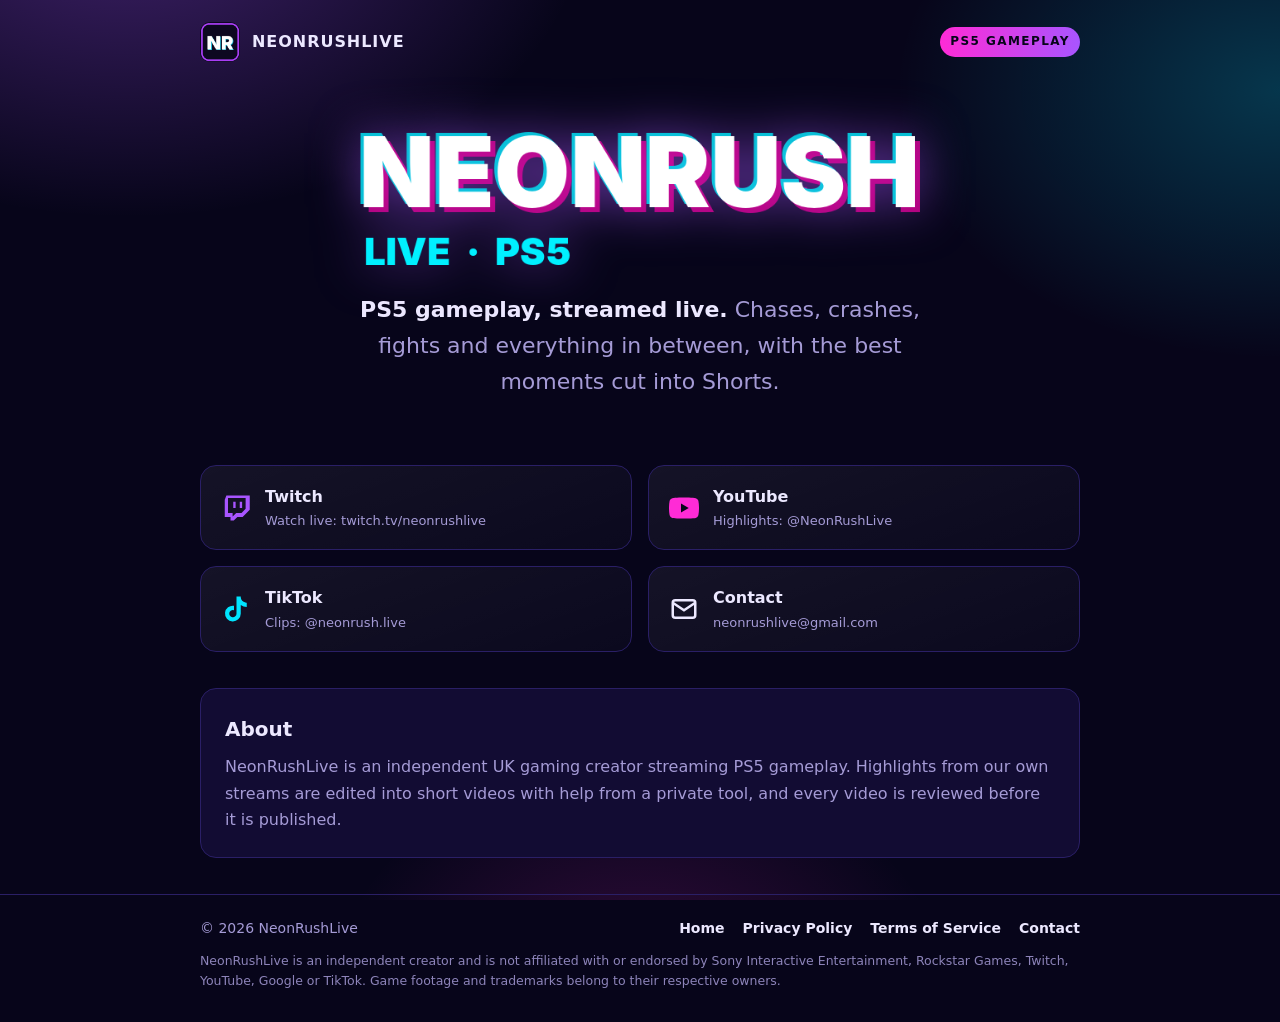
<file: index.html>
<!DOCTYPE html>
<html lang="en-GB"><head><meta charset="utf-8"><meta name="viewport" content="width=device-width,initial-scale=1">
<title>NeonRushLive | PS5 gameplay, live on Twitch</title><meta name="description" content="NeonRushLive: PS5 gameplay streams on Twitch, highlights on YouTube Shorts and TikTok."><meta name="theme-color" content="#07051a">
<link rel="icon" href="assets/favicon.png"><link rel="stylesheet" href="assets/style.css"></head><body>
<header><div class="wrap"><a class="brand" href="index.html"><img src="assets/favicon.png" alt="">NEONRUSHLIVE</a><span class="live">PS5 GAMEPLAY</span></div></header>
<main><div class="wrap">
<section class="hero"><h1>NeonRushLive</h1><img class="logo" src="assets/logo.png" alt="NeonRushLive">
<p class="tag"><strong>PS5 gameplay, streamed live.</strong> Chases, crashes, fights and everything in between, with the best moments cut into Shorts.</p></section>
<section class="links" aria-label="Social links">
<a class="card" href="https://www.twitch.tv/neonrushlive" rel="noopener"><svg viewBox="0 0 24 24" fill="#a855ff" aria-hidden="true"><path d="M4.3 2 3 5.4v13.7h4.6V22h2.6l2.9-2.9h4.2l5.7-5.7V2H4.3zm15.4 10.6-3.3 3.3h-4.2l-2.9 2.9v-2.9H5.6V3.9h14.1v8.7zM16.9 6.9h-1.9v5h1.9v-5zm-5.2 0H9.8v5h1.9v-5z"/></svg><span>Twitch<small>Watch live: twitch.tv/neonrushlive</small></span></a>
<a class="card" href="https://www.youtube.com/@NeonRushLive" rel="noopener"><svg viewBox="0 0 24 24" aria-hidden="true"><path fill="#ff2bd6" d="M23.5 6.2a3 3 0 0 0-2.1-2.1C19.5 3.6 12 3.6 12 3.6s-7.5 0-9.4.5A3 3 0 0 0 .5 6.2 31 31 0 0 0 0 12a31 31 0 0 0 .5 5.8 3 3 0 0 0 2.1 2.1c1.9.5 9.4.5 9.4.5s7.5 0 9.4-.5a3 3 0 0 0 2.1-2.1A31 31 0 0 0 24 12a31 31 0 0 0-.5-5.8z"/><path fill="#07051a" d="M9.6 15.6 15.8 12 9.6 8.4z"/></svg><span>YouTube<small>Highlights: @NeonRushLive</small></span></a>
<a class="card" href="https://www.tiktok.com/@neonrush.live" rel="noopener"><svg viewBox="0 0 24 24" fill="#00e5ff" aria-hidden="true"><path d="M19.6 6.7a4.8 4.8 0 0 1-3.8-4.2V2h-3.4v13.7a2.9 2.9 0 1 1-2-2.8V9.4a6.3 6.3 0 1 0 5.4 6.3V8.8a8.2 8.2 0 0 0 4.8 1.5V6.9a4.8 4.8 0 0 1-1-.2z"/></svg><span>TikTok<small>Clips: @neonrush.live</small></span></a>
<a class="card" href="mailto:neonrushlive@gmail.com"><svg viewBox="0 0 24 24" fill="none" stroke="#ece8ff" stroke-width="2" aria-hidden="true"><rect x="3" y="5" width="18" height="14" rx="2"/><path d="m3 7 9 6 9-6"/></svg><span>Contact<small>neonrushlive@gmail.com</small></span></a>
</section>
<section class="about"><h2>About</h2><p>NeonRushLive is an independent UK gaming creator streaming PS5 gameplay. Highlights from our own streams are edited into short videos with help from a private tool, and every video is reviewed before it is published.</p></section>
</div></main>
<footer><div class="wrap"><span>© 2026 NeonRushLive</span>
<nav><a href="index.html">Home</a><a href="privacy.html">Privacy Policy</a><a href="terms.html">Terms of Service</a><a href="mailto:neonrushlive@gmail.com">Contact</a></nav>
<span class="fine">NeonRushLive is an independent creator and is not affiliated with or endorsed by Sony Interactive Entertainment, Rockstar Games, Twitch, YouTube, Google or TikTok. Game footage and trademarks belong to their respective owners.</span></div></footer>
</body></html>
</file>
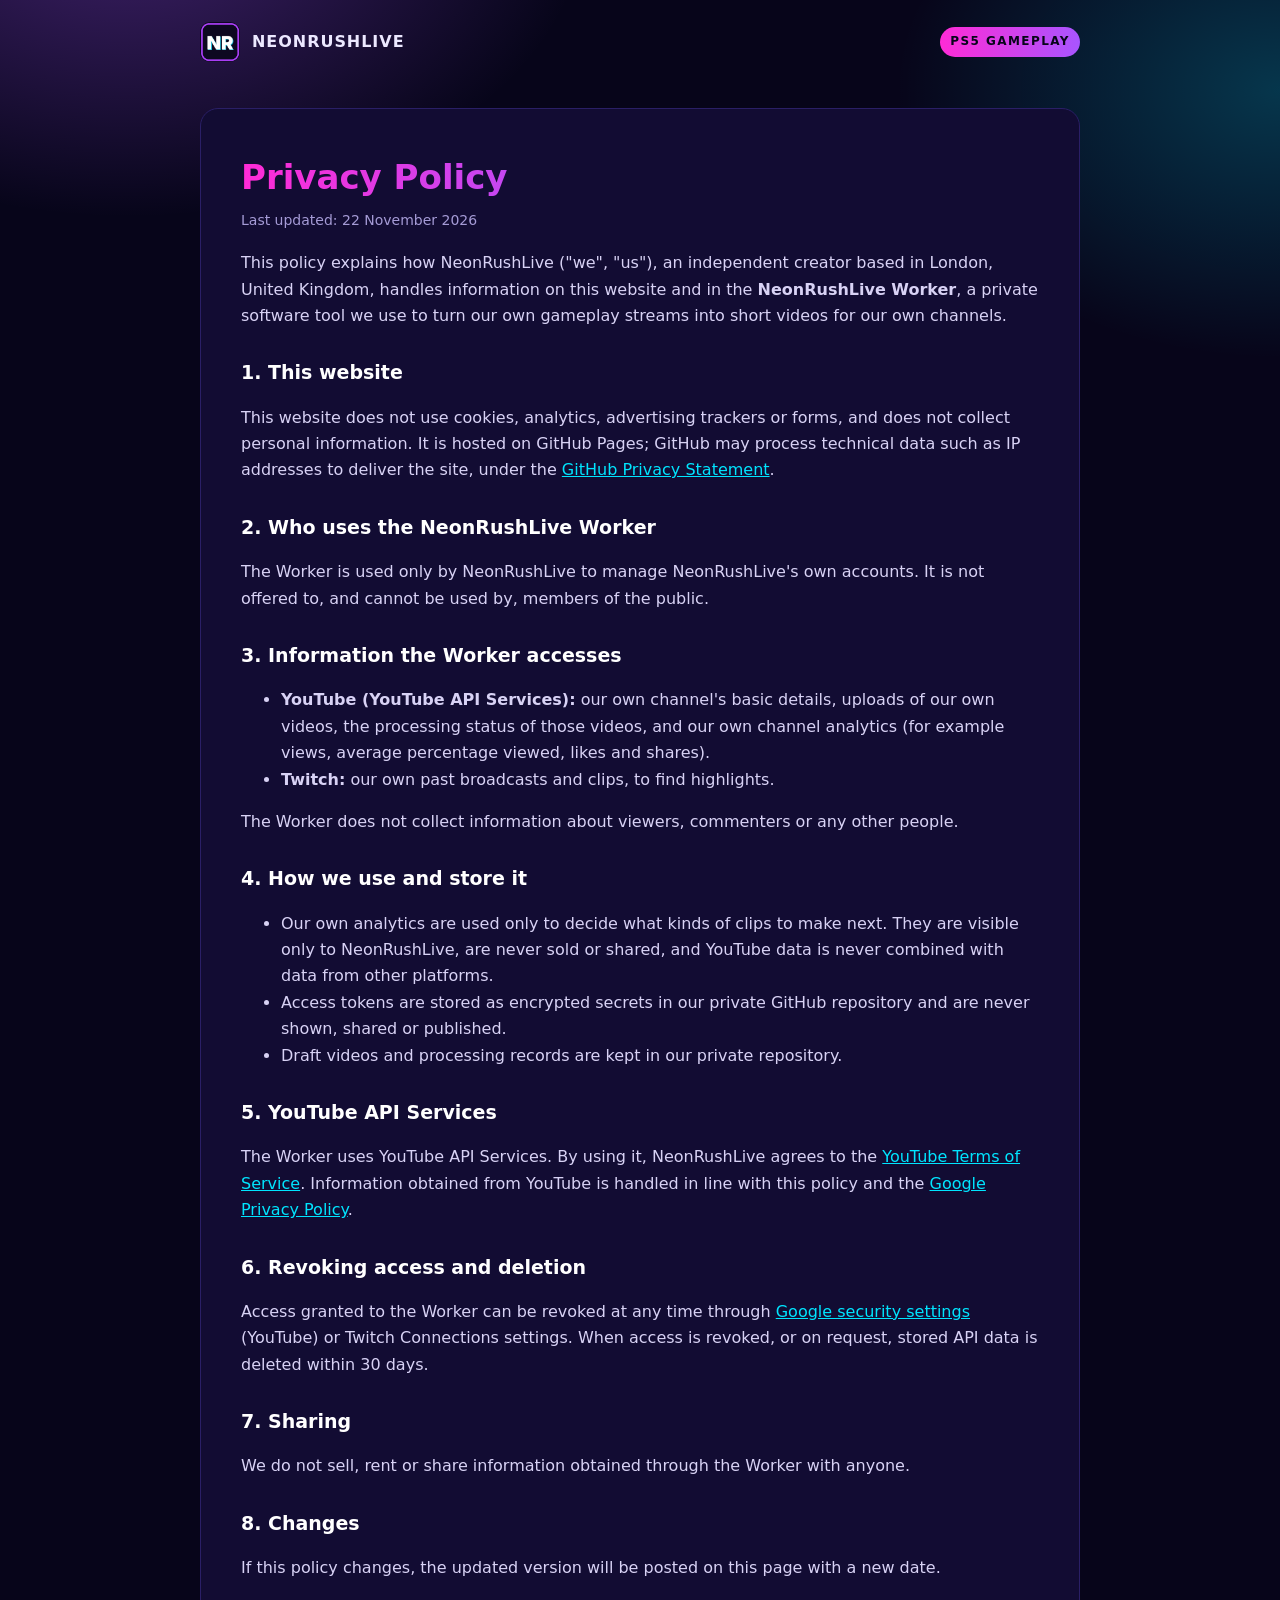
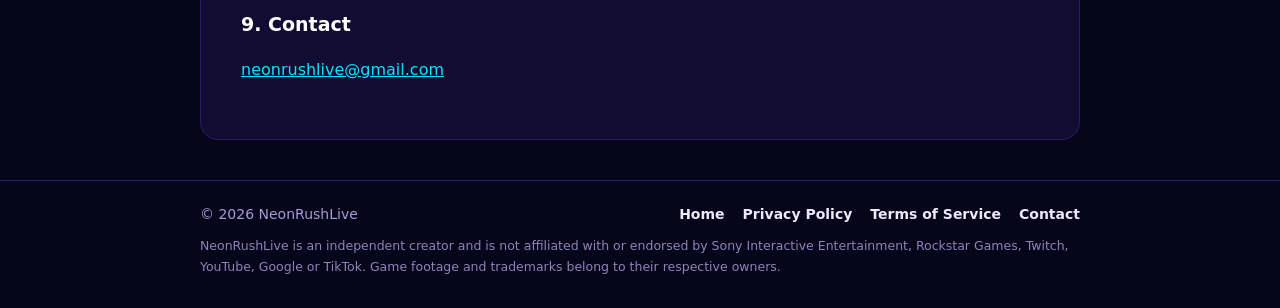
<file: privacy.html>
<!DOCTYPE html>
<html lang="en-GB"><head><meta charset="utf-8"><meta name="viewport" content="width=device-width,initial-scale=1">
<title>Privacy Policy | NeonRushLive</title><meta name="description" content="Privacy Policy for NeonRushLive and the NeonRushLive Worker."><meta name="theme-color" content="#07051a">
<link rel="icon" href="assets/favicon.png"><link rel="stylesheet" href="assets/style.css"></head><body>
<header><div class="wrap"><a class="brand" href="index.html"><img src="assets/favicon.png" alt="">NEONRUSHLIVE</a><span class="live">PS5 GAMEPLAY</span></div></header>
<main><div class="wrap">
<article class="doc"><h1>Privacy Policy</h1><p class="updated">Last updated: 22 November 2026</p>
<p>This policy explains how NeonRushLive ("we", "us"), an independent creator based in London, United Kingdom, handles information on this website and in the <strong>NeonRushLive Worker</strong>, a private software tool we use to turn our own gameplay streams into short videos for our own channels.</p>
<h2>1. This website</h2><p>This website does not use cookies, analytics, advertising trackers or forms, and does not collect personal information. It is hosted on GitHub Pages; GitHub may process technical data such as IP addresses to deliver the site, under the <a href="https://docs.github.com/site-policy/privacy-policies/github-general-privacy-statement">GitHub Privacy Statement</a>.</p>
<h2>2. Who uses the NeonRushLive Worker</h2><p>The Worker is used only by NeonRushLive to manage NeonRushLive's own accounts. It is not offered to, and cannot be used by, members of the public.</p>
<h2>3. Information the Worker accesses</h2><ul>
<li><strong>YouTube (YouTube API Services):</strong> our own channel's basic details, uploads of our own videos, the processing status of those videos, and our own channel analytics (for example views, average percentage viewed, likes and shares).</li>
<li><strong>Twitch:</strong> our own past broadcasts and clips, to find highlights.</li></ul>
<p>The Worker does not collect information about viewers, commenters or any other people.</p>
<h2>4. How we use and store it</h2><ul>
<li>Our own analytics are used only to decide what kinds of clips to make next. They are visible only to NeonRushLive, are never sold or shared, and YouTube data is never combined with data from other platforms.</li>
<li>Access tokens are stored as encrypted secrets in our private GitHub repository and are never shown, shared or published.</li>
<li>Draft videos and processing records are kept in our private repository.</li></ul>
<h2>5. YouTube API Services</h2><p>The Worker uses YouTube API Services. By using it, NeonRushLive agrees to the <a href="https://www.youtube.com/t/terms">YouTube Terms of Service</a>. Information obtained from YouTube is handled in line with this policy and the <a href="https://policies.google.com/privacy">Google Privacy Policy</a>.</p>
<h2>6. Revoking access and deletion</h2><p>Access granted to the Worker can be revoked at any time through <a href="https://security.google.com/settings/security/permissions">Google security settings</a> (YouTube) or Twitch Connections settings. When access is revoked, or on request, stored API data is deleted within 30 days.</p>
<h2>7. Sharing</h2><p>We do not sell, rent or share information obtained through the Worker with anyone.</p>
<h2>8. Changes</h2><p>If this policy changes, the updated version will be posted on this page with a new date.</p>
<h2>9. Contact</h2><p><a href="mailto:neonrushlive@gmail.com">neonrushlive@gmail.com</a></p></article>
</div></main>
<footer><div class="wrap"><span>© 2026 NeonRushLive</span>
<nav><a href="index.html">Home</a><a href="privacy.html">Privacy Policy</a><a href="terms.html">Terms of Service</a><a href="mailto:neonrushlive@gmail.com">Contact</a></nav>
<span class="fine">NeonRushLive is an independent creator and is not affiliated with or endorsed by Sony Interactive Entertainment, Rockstar Games, Twitch, YouTube, Google or TikTok. Game footage and trademarks belong to their respective owners.</span></div></footer>
</body></html>
</file>
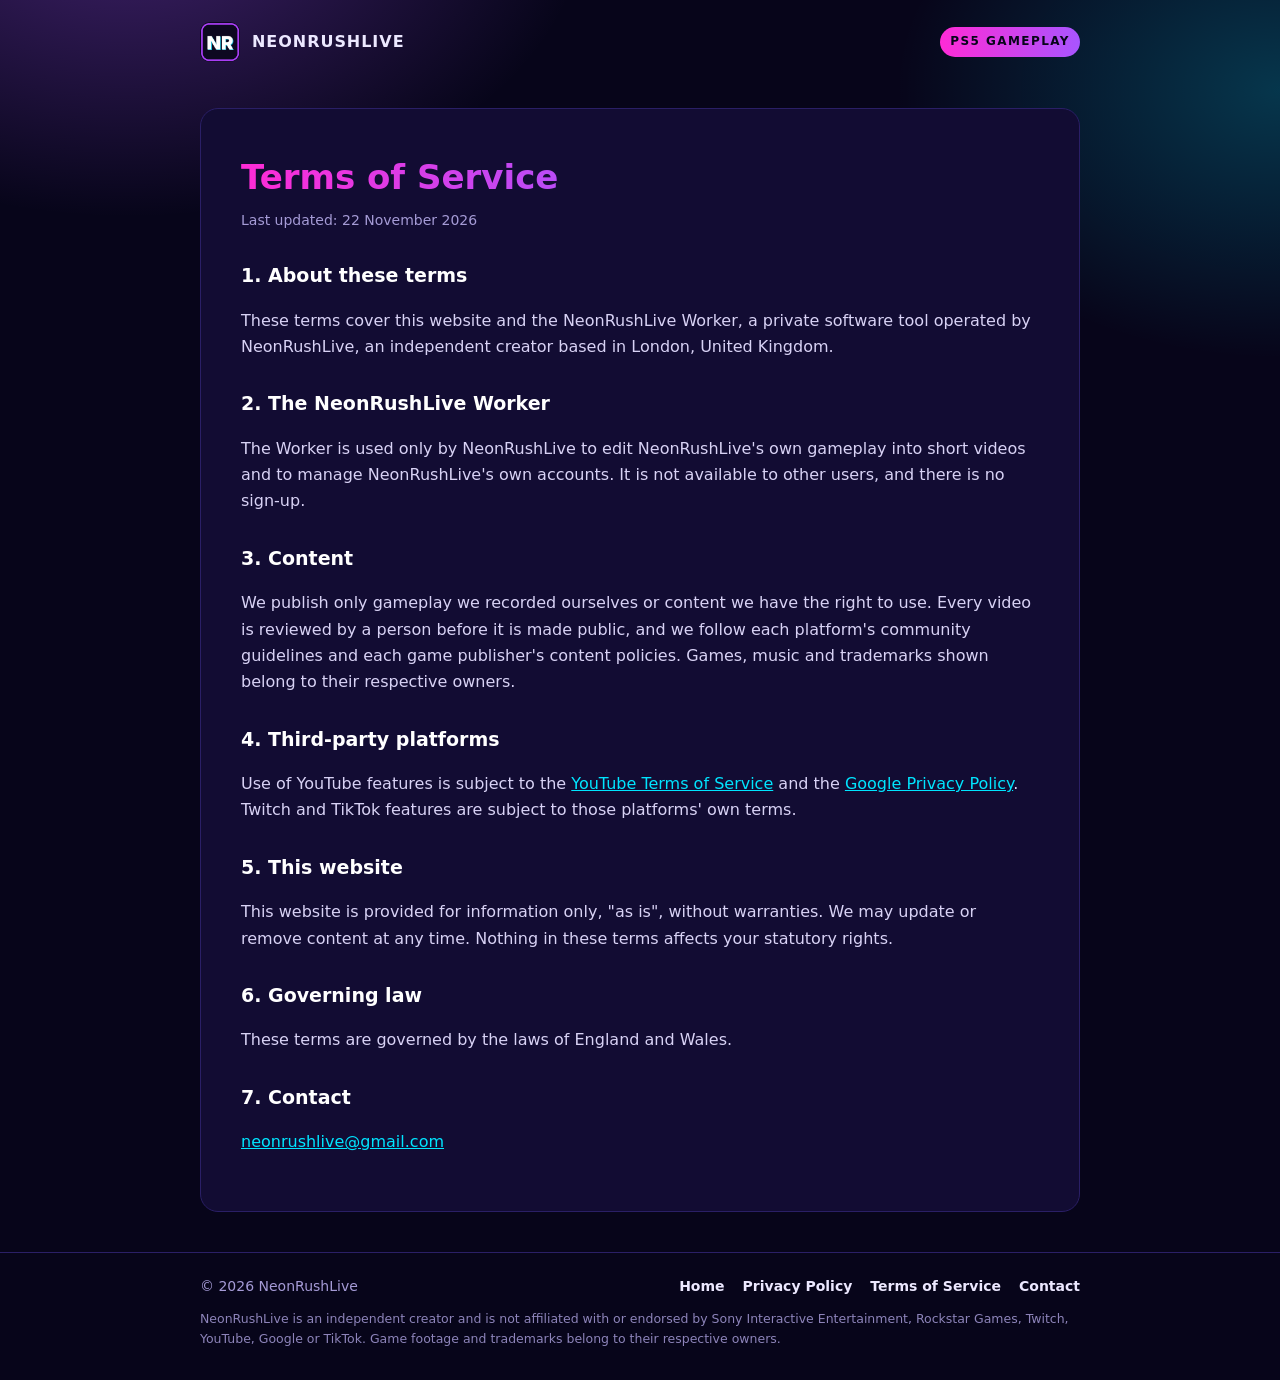
<file: terms.html>
<!DOCTYPE html>
<html lang="en-GB"><head><meta charset="utf-8"><meta name="viewport" content="width=device-width,initial-scale=1">
<title>Terms of Service | NeonRushLive</title><meta name="description" content="Terms of Service for the NeonRushLive website and the NeonRushLive Worker."><meta name="theme-color" content="#07051a">
<link rel="icon" href="assets/favicon.png"><link rel="stylesheet" href="assets/style.css"></head><body>
<header><div class="wrap"><a class="brand" href="index.html"><img src="assets/favicon.png" alt="">NEONRUSHLIVE</a><span class="live">PS5 GAMEPLAY</span></div></header>
<main><div class="wrap">
<article class="doc"><h1>Terms of Service</h1><p class="updated">Last updated: 22 November 2026</p>
<h2>1. About these terms</h2><p>These terms cover this website and the NeonRushLive Worker, a private software tool operated by NeonRushLive, an independent creator based in London, United Kingdom.</p>
<h2>2. The NeonRushLive Worker</h2><p>The Worker is used only by NeonRushLive to edit NeonRushLive's own gameplay into short videos and to manage NeonRushLive's own accounts. It is not available to other users, and there is no sign-up.</p>
<h2>3. Content</h2><p>We publish only gameplay we recorded ourselves or content we have the right to use. Every video is reviewed by a person before it is made public, and we follow each platform's community guidelines and each game publisher's content policies. Games, music and trademarks shown belong to their respective owners.</p>
<h2>4. Third-party platforms</h2><p>Use of YouTube features is subject to the <a href="https://www.youtube.com/t/terms">YouTube Terms of Service</a> and the <a href="https://policies.google.com/privacy">Google Privacy Policy</a>. Twitch and TikTok features are subject to those platforms' own terms.</p>
<h2>5. This website</h2><p>This website is provided for information only, "as is", without warranties. We may update or remove content at any time. Nothing in these terms affects your statutory rights.</p>
<h2>6. Governing law</h2><p>These terms are governed by the laws of England and Wales.</p>
<h2>7. Contact</h2><p><a href="mailto:neonrushlive@gmail.com">neonrushlive@gmail.com</a></p></article>
</div></main>
<footer><div class="wrap"><span>© 2026 NeonRushLive</span>
<nav><a href="index.html">Home</a><a href="privacy.html">Privacy Policy</a><a href="terms.html">Terms of Service</a><a href="mailto:neonrushlive@gmail.com">Contact</a></nav>
<span class="fine">NeonRushLive is an independent creator and is not affiliated with or endorsed by Sony Interactive Entertainment, Rockstar Games, Twitch, YouTube, Google or TikTok. Game footage and trademarks belong to their respective owners.</span></div></footer>
</body></html>
</file>
<file: assets/style.css>
:root{--bg:#07051a;--panel:#120c33;--line:#2a1f66;--text:#ece8ff;--muted:#a59bd6;--pink:#ff2bd6;--purple:#a855ff;--cyan:#00e5ff}
*{box-sizing:border-box}
html{-webkit-text-size-adjust:100%}
body{margin:0;background:var(--bg);color:var(--text);font:16px/1.65 "Inter",system-ui,-apple-system,"Segoe UI",Roboto,sans-serif;min-height:100vh;display:flex;flex-direction:column}
body::before{content:"";position:fixed;inset:0;z-index:-1;background:
 radial-gradient(60vmax 40vmax at 10% -10%,rgba(168,85,255,.35),transparent 60%),
 radial-gradient(50vmax 35vmax at 100% 10%,rgba(0,229,255,.22),transparent 60%),
 radial-gradient(40vmax 30vmax at 50% 110%,rgba(255,43,214,.18),transparent 60%),var(--bg)}
a{color:var(--cyan)}
.wrap{width:100%;max-width:920px;margin:0 auto;padding:0 20px}
header{padding:22px 0}
header .wrap{display:flex;align-items:center;justify-content:space-between;gap:16px}
.brand{display:flex;align-items:center;gap:12px;text-decoration:none;color:var(--text);font-weight:900;letter-spacing:.06em}
.brand img{width:40px;height:40px;border-radius:10px}
.live{font-size:12px;font-weight:800;letter-spacing:.12em;color:#07051a;background:linear-gradient(90deg,var(--pink),var(--purple));padding:5px 10px;border-radius:999px}
main{flex:1}
.hero{text-align:center;padding:48px 0 28px}
.hero img.logo{width:min(560px,90%);height:auto;filter:drop-shadow(0 0 24px rgba(168,85,255,.55))}
.hero h1{position:absolute;left:-9999px}
.tag{font-size:clamp(18px,3.2vw,22px);color:var(--muted);margin:18px auto 0;max-width:600px}
.tag strong{color:var(--text)}
.links{display:grid;grid-template-columns:1fr;gap:16px;margin:36px 0 12px}
.card{display:flex;align-items:center;gap:14px;padding:18px 20px;border-radius:16px;background:linear-gradient(160deg,rgba(255,255,255,.06),rgba(255,255,255,.02));border:1px solid var(--line);color:var(--text);text-decoration:none;font-weight:700;transition:transform .15s,border-color .15s,box-shadow .15s}
.card:hover,.card:focus-visible{transform:translateY(-2px);border-color:var(--purple);box-shadow:0 0 0 1px var(--purple),0 10px 30px rgba(168,85,255,.25);outline:none}
.card svg{width:30px;height:30px;flex:none}
.card small{display:block;color:var(--muted);font-weight:500;font-size:13px}
.about{margin:36px 0;padding:24px;border-radius:16px;background:var(--panel);border:1px solid var(--line)}
.about h2{margin:0 0 8px;font-size:20px}
.about p{margin:0;color:var(--muted)}
.doc{background:var(--panel);border:1px solid var(--line);border-radius:18px;padding:clamp(20px,4vw,40px);margin:24px 0 40px}
.doc h1{font-size:clamp(26px,5vw,34px);margin:0 0 4px;background:linear-gradient(90deg,var(--pink),var(--purple),var(--cyan));-webkit-background-clip:text;background-clip:text;color:transparent}
.doc h2{font-size:19px;margin:28px 0 6px;color:#fff}
.doc p,.doc li{color:#d8d2f5}
.doc .updated{color:var(--muted);font-size:14px;margin:0 0 18px}
footer{border-top:1px solid var(--line);padding:22px 0 30px;font-size:14px;color:var(--muted)}
footer .wrap{display:flex;flex-wrap:wrap;gap:10px 22px;justify-content:space-between;align-items:center}
footer nav{display:flex;gap:18px;flex-wrap:wrap}
footer a{color:var(--text);text-decoration:none;font-weight:600}
footer a:hover{color:var(--cyan)}
.fine{flex-basis:100%;font-size:12.5px;opacity:.85}
@media (max-width:520px){.live{display:none}.hero{padding-top:28px}}
@media (min-width:640px){.links{grid-template-columns:1fr 1fr}}
</file>
